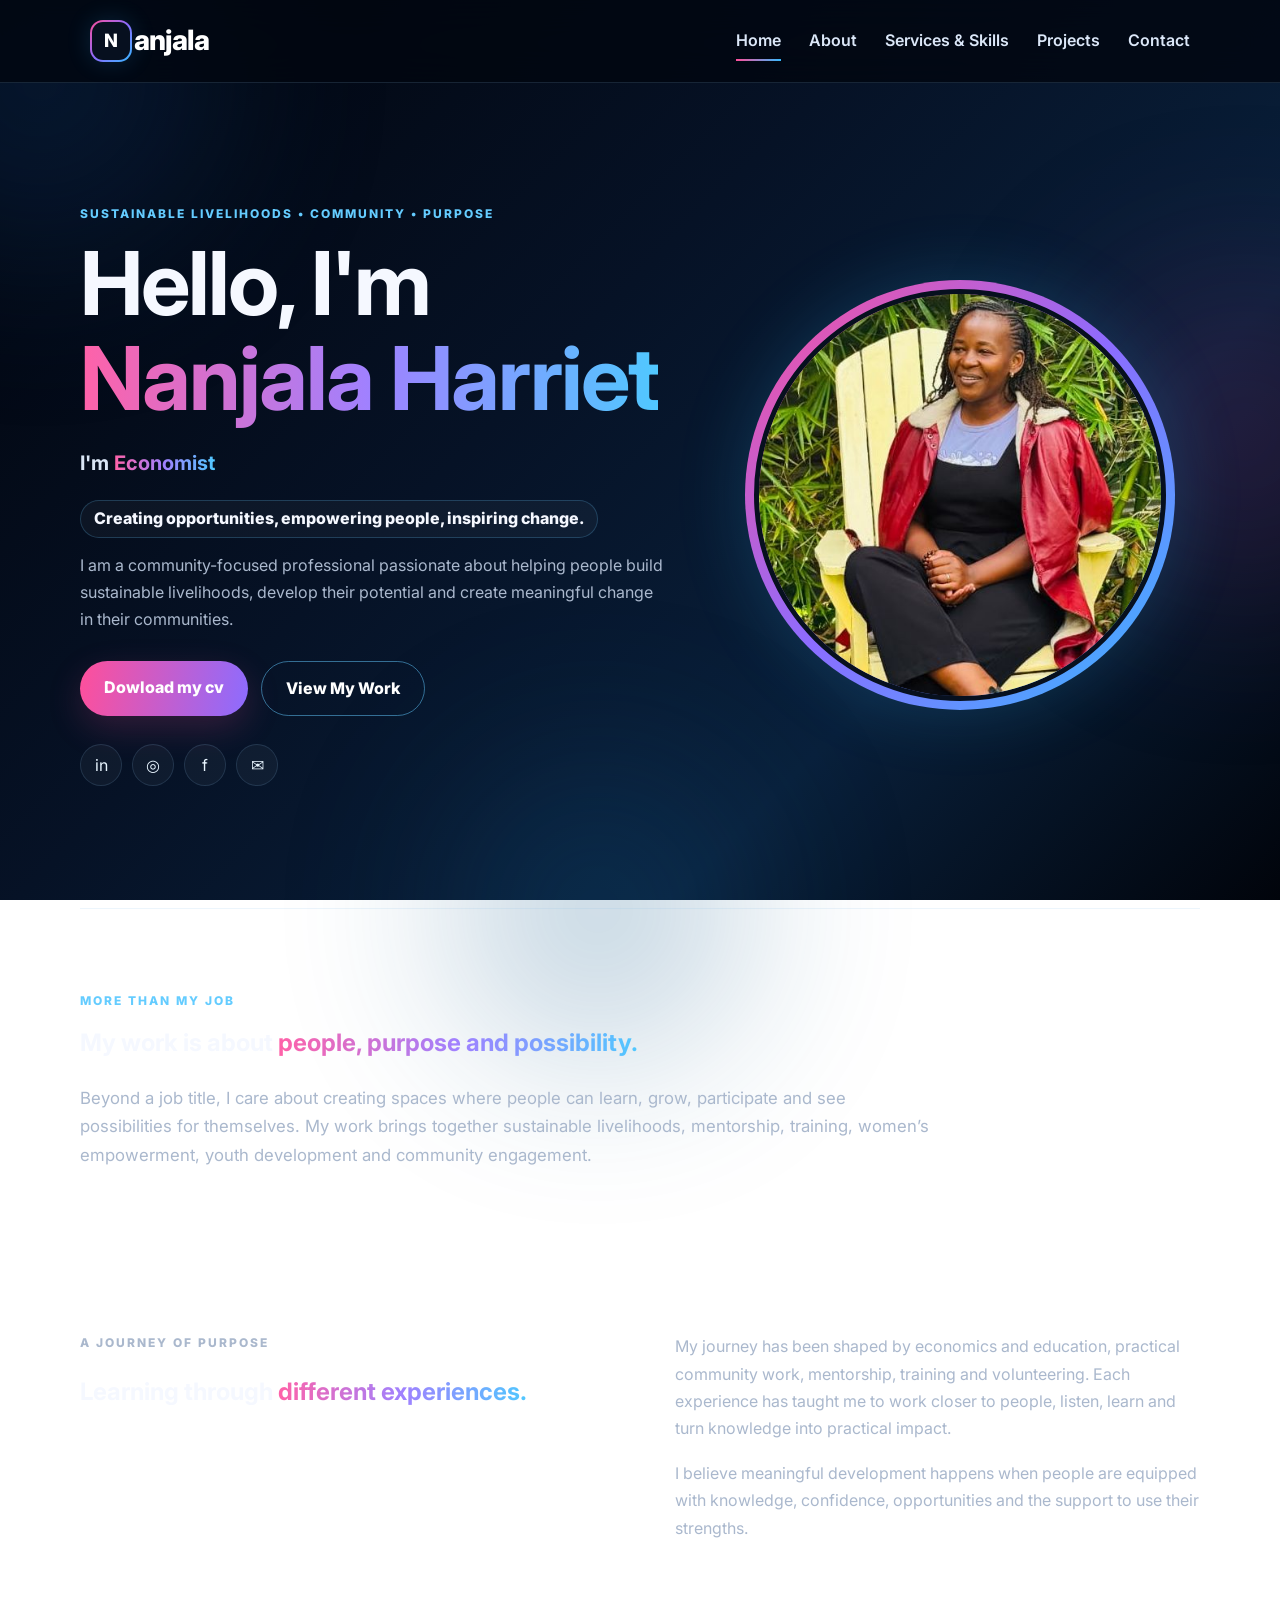
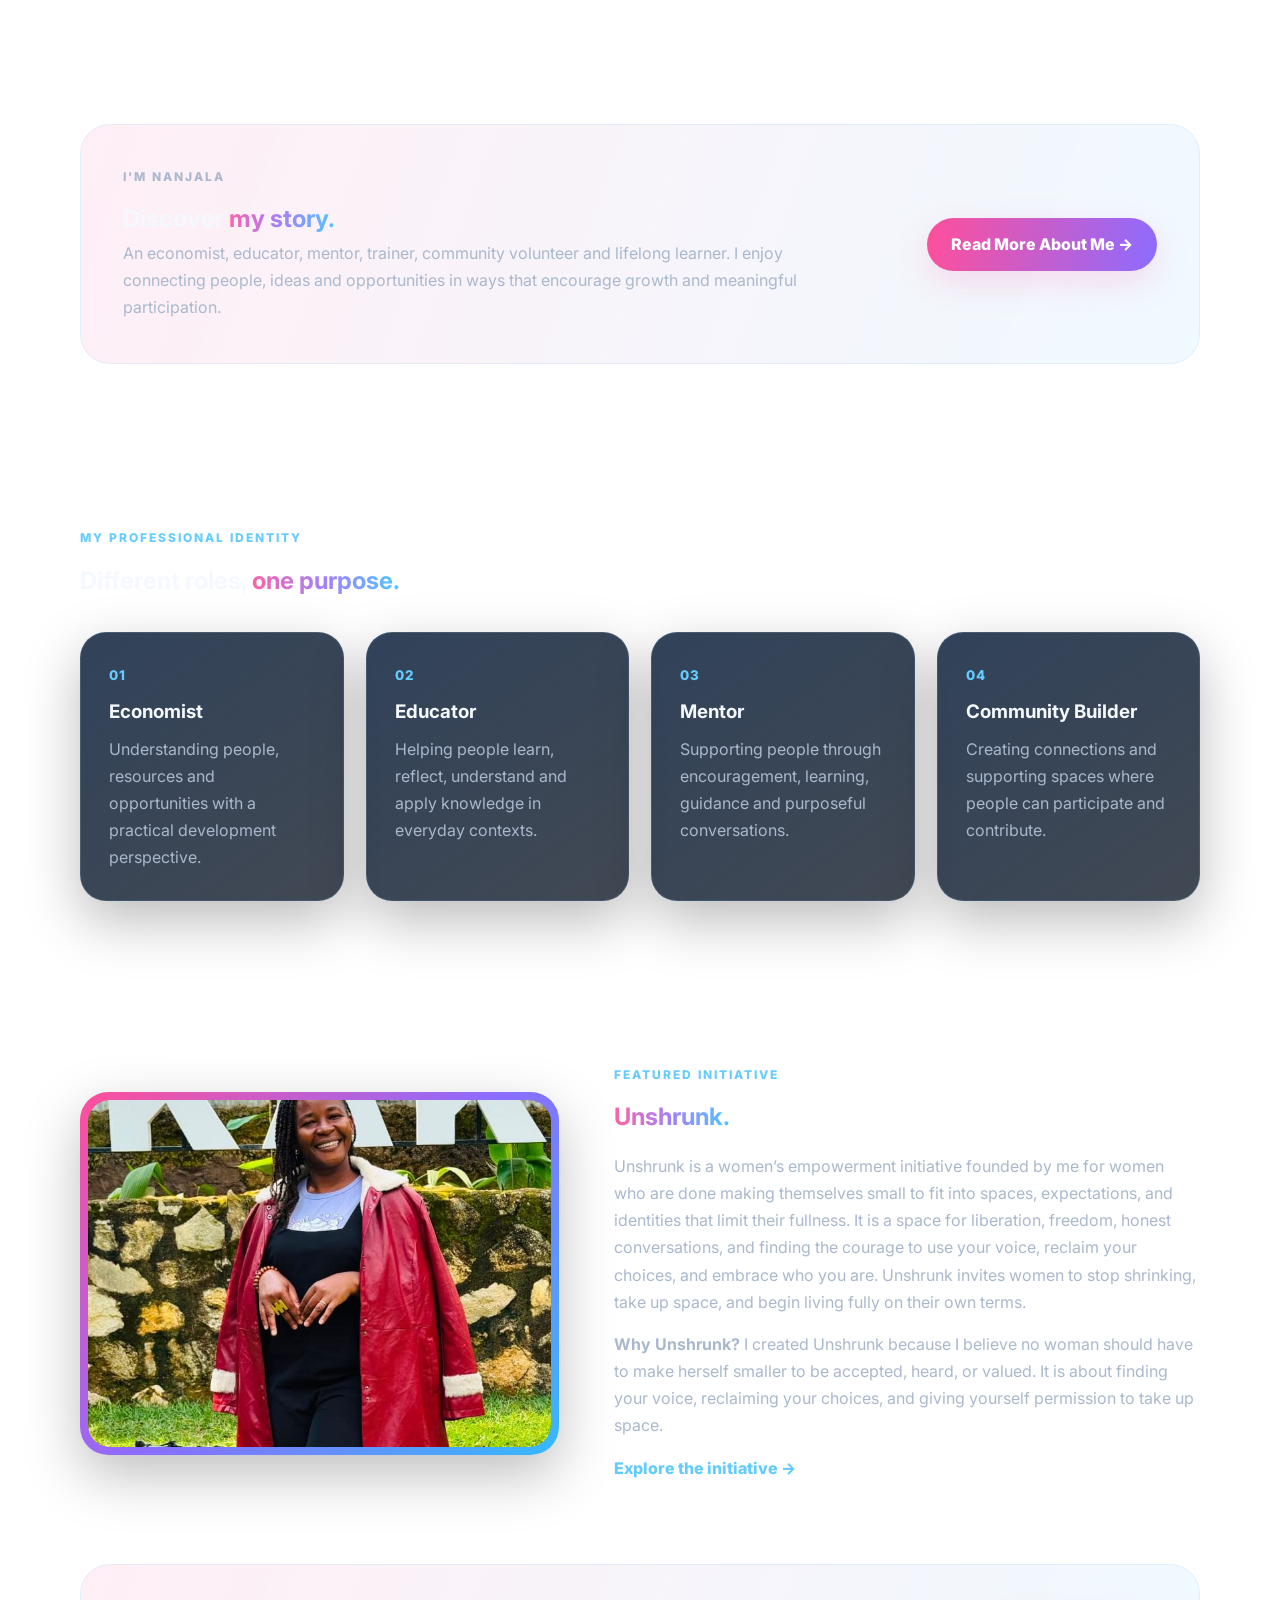
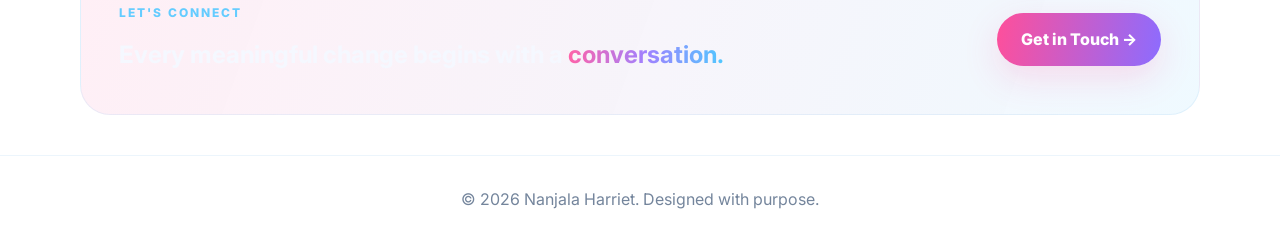
<file: index.html>
<!DOCTYPE html>
<html lang="en">
<head>
  <meta charset="UTF-8">
  <meta name="viewport" content="width=device-width, initial-scale=1.0">
  <title>Nanjala Harriet | Sustainable Livelihoods & Community Development</title>
  <link rel="preconnect" href="https://fonts.googleapis.com">
  <link rel="preconnect" href="https://fonts.gstatic.com" crossorigin>
  <link href="https://fonts.googleapis.com/css2?family=Inter:wght@400;500;600;700;800&display=swap" rel="stylesheet">
  <link rel="stylesheet" href="styles.css">
</head>
<body>
  <div class="bg-glow g1"></div><div class="bg-glow g2"></div><div class="bg-glow g3"></div>

  <header>
    <a class="logo" href="index.html" aria-label="Nanjala home">
      <span class="logo-mark">N</span><span class="logo-name">anjala</span>
    </a>
    <button class="menu" aria-label="Open navigation">☰</button>
    <nav>
      <a class="active" href="index.html">Home</a>
      <a href="about.html">About</a>
      <a href="services.html">Services & Skills</a>
      <a href="projects.html">Projects</a>
      <a href="contact.html">Contact</a>
    </nav>
  </header>

  <main>
    <!-- HERO: kept compact so the rest of the original homepage sections remain visible -->
    <section class="hero section">
      <div class="reveal">
        <p class="eyebrow">SUSTAINABLE LIVELIHOODS • COMMUNITY • PURPOSE</p>
        <h1>Hello, I'm <span>Nanjala Harriet</span></h1>
        <h2 class="role-line">I'm      <span id="roleText">Economist</span></h2>
        <p class="hero-tagline">Creating opportunities, empowering people, inspiring change.</p>
        <p class="lead">
          I am a community-focused professional passionate about helping people
          build sustainable livelihoods, develop their potential and create
          meaningful change in their communities.
        </p>

        <div class="buttons">
          <a class="btn" href="Nanjala Updated CV.docx">Dowload my cv</a>
          <a class="btn outline" href="projects.html">View My Work</a>
        </div>

        <div class="socials" aria-label="Social links">
          <a href="https://www.linkedin.com/in/harriet-nanjala-2a74b3139?utm_source=share_via&utm_content=profile&utm_medium=member_android" aria-label="LinkedIn">in</a>
          <a href="https://www.instagram.com/nanjala65?stkn=MWJ2Zm81ZW10cWM5MQ==" aria-label="Instagram">◎</a>
          <a href="https://www.facebook.com/nanjala.harriet.9" aria-label="Facebook">f</a>
          <a href="mailto:nanjalaharriet@gmail.com" aria-label="nanjalaharriet@gmail.com">✉</a>
        </div>
      </div>

      <div class="hero-photo reveal">
        <div class="photo">
          <img src="NEW PROFILE PIC.jpeg" alt="Nanjala Harriet">
        
    </section>

    <!-- MORE THAN MY JOB -->
    <section class="section content-section reveal">
      <p class="eyebrow">MORE THAN MY JOB</p>
      <h2>My work is about <span>people, purpose and possibility.</span></h2>
      <p class="wide-copy">
        Beyond a job title, I care about creating spaces where people can learn,
        grow, participate and see possibilities for themselves. My work brings
        together sustainable livelihoods, mentorship, training, women’s
        empowerment, youth development and community engagement.
      </p>
    </section>

    <!-- A JOURNEY OF PURPOSE -->
    <section class="section split-section reveal">
      <div>
        <p class="eyebrow">A JOURNEY OF PURPOSE</p>
        <h2>Learning through <span>different experiences.</span></h2>
      </div>
      <div>
        <p>
          My journey has been shaped by economics and education, practical
          community work, mentorship, training and volunteering. Each experience
          has taught me to work closer to people, listen, learn and turn knowledge
          into practical impact.
        </p>
        <p>
          I believe meaningful development happens when people are equipped with
          knowledge, confidence, opportunities and the support to use their
          strengths.
        </p>
      </div>
    </section>

    <!-- DISCOVER MY STORY -->
    <section class="section story-section reveal">
      <div class="story-card">
        <div>
          <p class="eyebrow">I'M NANJALA</p>
          <h2>Discover <span>my story.</span></h2>
          <p>
            An economist, educator, mentor, trainer, community volunteer and
            lifelong learner. I enjoy connecting people, ideas and opportunities
            in ways that encourage growth and meaningful participation.
          </p>
        </div>
        <a class="btn" href="about.html">Read More About Me →</a>
      </div>
    </section>

    <!-- PROFESSIONAL IDENTITY -->
    <section class="section reveal">
      <p class="eyebrow">MY PROFESSIONAL IDENTITY</p>
      <h2>Different roles, <span>one purpose.</span></h2>
      <div class="identity-grid">
        <article class="card"><small>01</small><h3>Economist</h3><p>Understanding people, resources and opportunities with a practical development perspective.</p></article>
        <article class="card"><small>02</small><h3>Educator</h3><p>Helping people learn, reflect, understand and apply knowledge in everyday contexts.</p></article>
        <article class="card"><small>03</small><h3>Mentor</h3><p>Supporting people through encouragement, learning, guidance and purposeful conversations.</p></article>
        <article class="card"><small>04</small><h3>Community Builder</h3><p>Creating connections and supporting spaces where people can participate and contribute.</p></article>
      </div>
    </section>

    <!-- UN SHRUNK FEATURED INITIATIVE -->
    <section class="section featured-initiative reveal">
      <div class="featured-photo">
        <img src="UNSHRUNK  PIC.jpeg" alt="Unshrunk featured initiative">
      </div>
      <div>
        <p class="eyebrow">FEATURED INITIATIVE</p>
        <h2><span>Unshrunk.</span></h2>
        <p>
          Unshrunk is a women’s empowerment initiative founded by me for women who are done making themselves small to fit into spaces, expectations, and identities that limit their fullness. It is a space for liberation, freedom, honest conversations, and finding the courage to use your voice, reclaim your choices, and embrace who you are. Unshrunk invites women to stop shrinking, take up space, and begin living fully on their own terms.
           <p><b> Why Unshrunk?</b>

I created Unshrunk because I believe no woman should have to make herself smaller to be accepted, heard, or valued. It is about finding your voice, reclaiming your choices, and giving yourself permission to take up space.
</p>


        <a class="link" href="projects.html">Explore the initiative →</a>
      </div>
    </section>

    <!-- CONNECT -->
    <section class="section cta reveal">
      <div>
        <p class="eyebrow">LET'S CONNECT</p>
        <h2>Every meaningful change begins with a <span>conversation.</span></h2>
      </div>
      <a class="btn" href="contact.html">Get in Touch →</a>
    </section>
  </main>

  <footer>© 2026 Nanjala Harriet. Designed with purpose.</footer>
  <script src="script.js"></script>
</body>
</html>
</file>
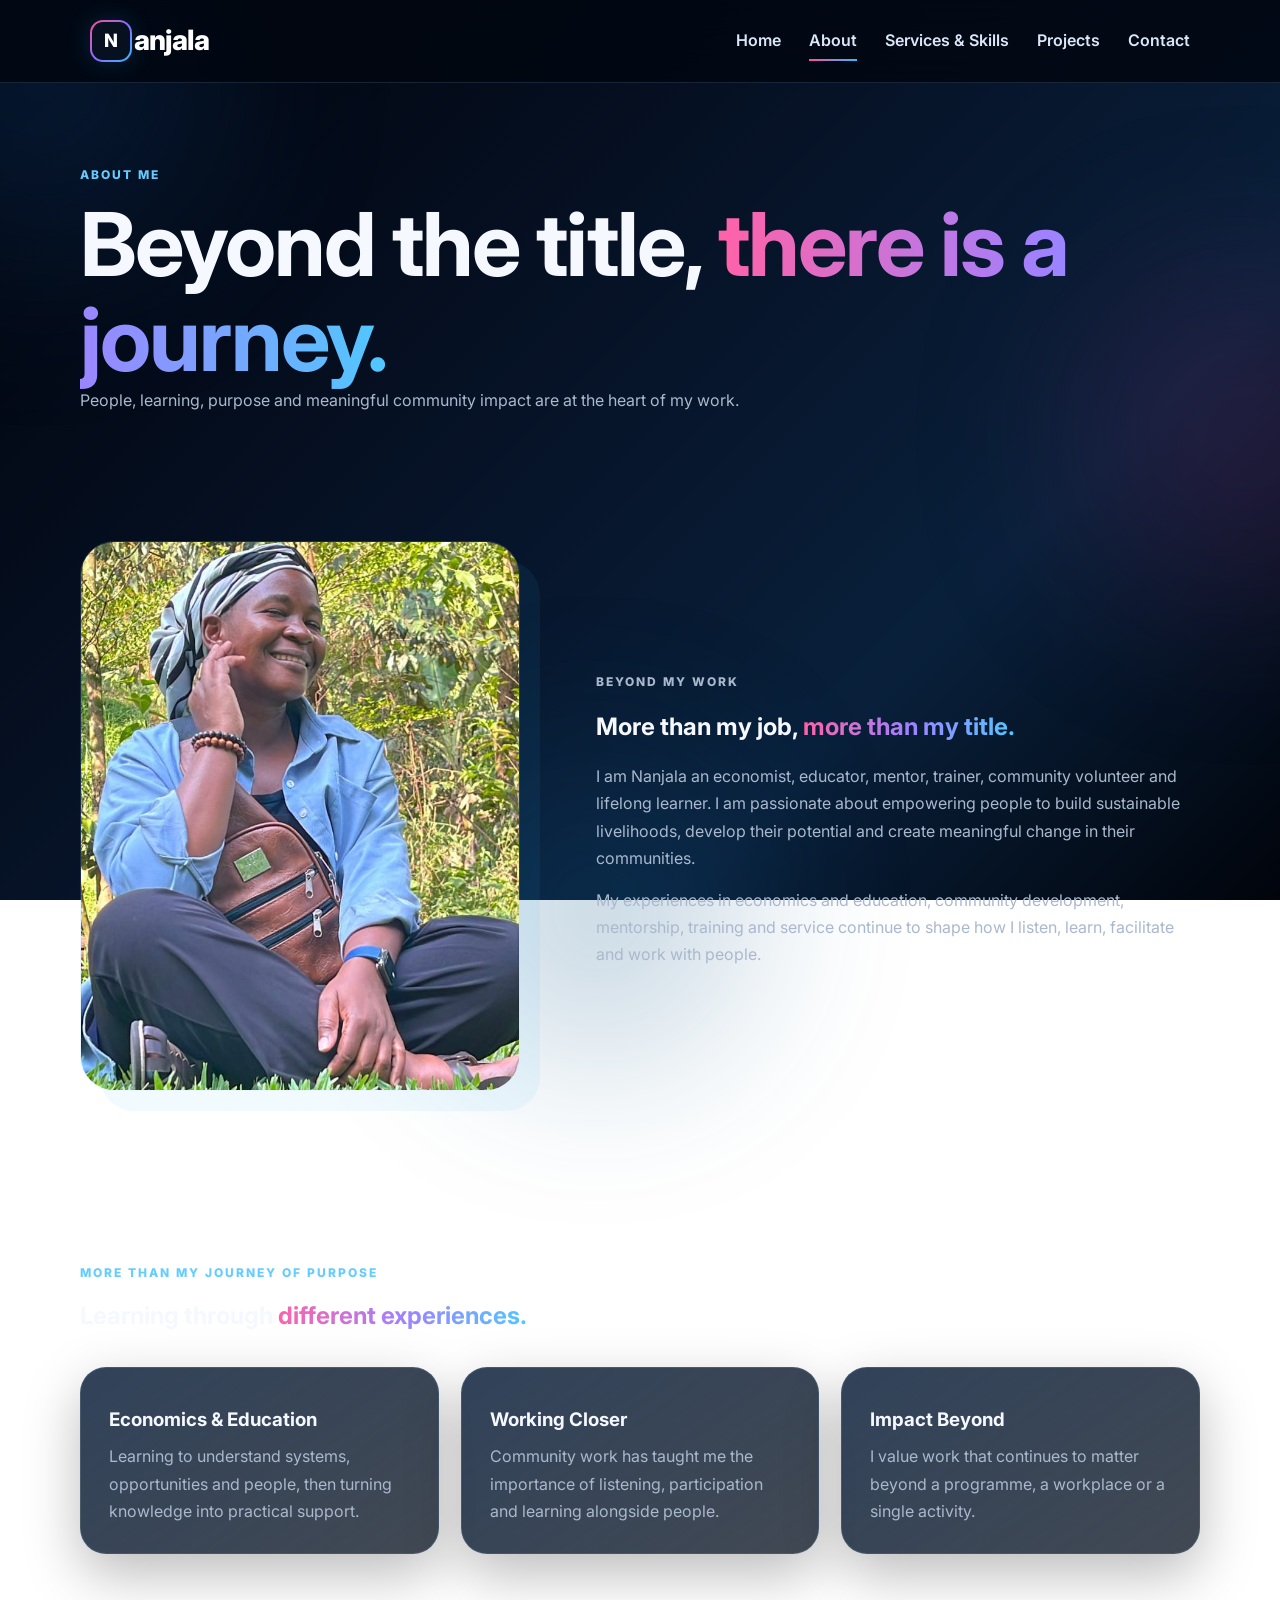
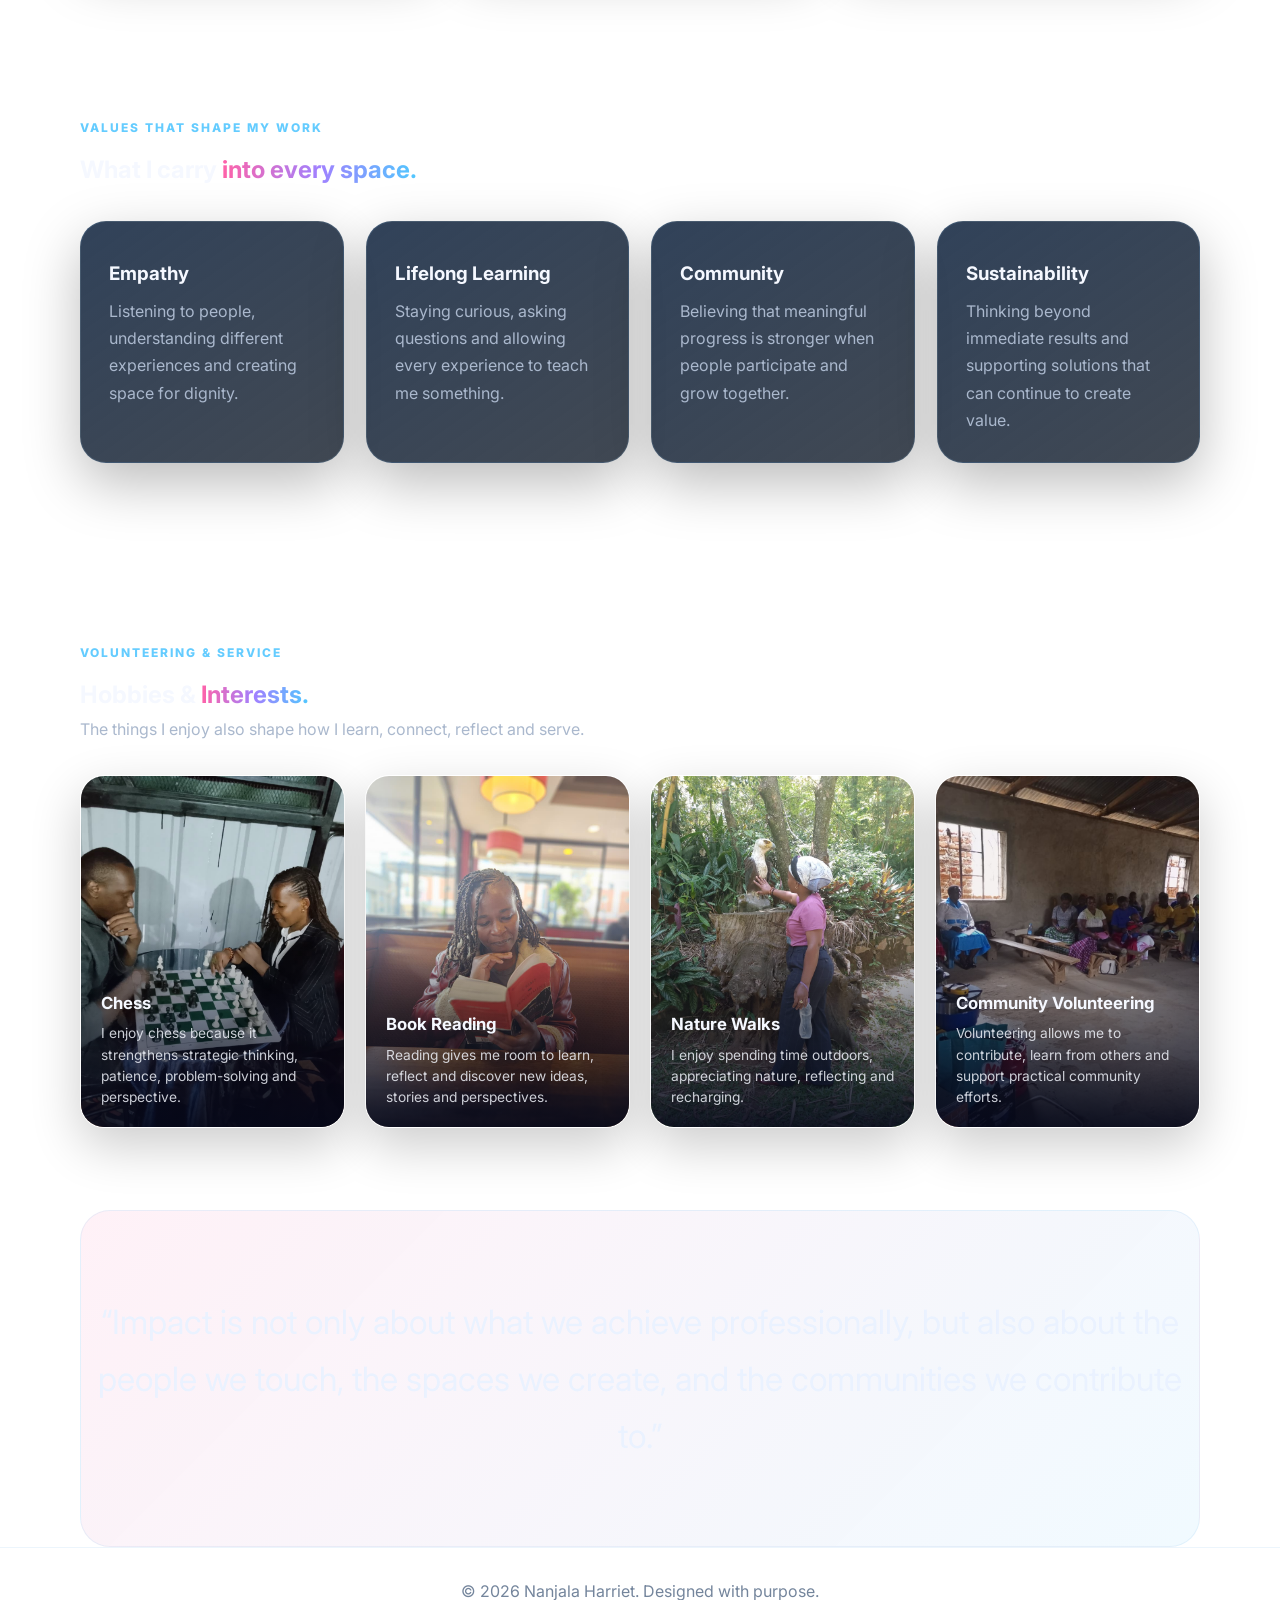
<file: about.html>
<!DOCTYPE html>
<html lang="en">
<head>
  <meta charset="UTF-8">
  <meta name="viewport" content="width=device-width, initial-scale=1.0">
  <title>About | Nanjala Harriet</title>
  <link rel="preconnect" href="https://fonts.googleapis.com">
  <link rel="preconnect" href="https://fonts.gstatic.com" crossorigin>
  <link href="https://fonts.googleapis.com/css2?family=Inter:wght@400;500;600;700;800&display=swap" rel="stylesheet">
  <link rel="stylesheet" href="styles.css">
</head>
<body>
  <div class="bg-glow g1"></div><div class="bg-glow g2"></div><div class="bg-glow g3"></div>

  <header>
    <a class="logo" href="index.html"><span class="logo-mark">N</span><span class="logo-name">anjala</span></a>
    <button class="menu" aria-label="Open navigation">☰</button>
    <nav>
      <a href="index.html">Home</a><a class="active" href="about.html">About</a>
      <a href="services.html">Services & Skills</a><a href="projects.html">Projects</a><a href="contact.html">Contact</a>
    </nav>
  </header>

  <main>
    <section class="page section">
      <p class="eyebrow">ABOUT ME</p>
      <h1>Beyond the title, <span>there is a journey.</span></h1>
      <p>People, learning, purpose and meaningful community impact are at the heart of my work.</p>
    </section>

    <section class="section about">
      <div class="about-img reveal"><img src="posed image.jpeg"></div>
      <div class="reveal">
        <p class="eyebrow">BEYOND MY WORK</p>
        <h2>More than my job, <span>more than my title.</span></h2>
        <p>
          I am Nanjala an economist, educator, mentor, trainer, community
          volunteer and lifelong learner. I am passionate about empowering
          people to build sustainable livelihoods, develop their potential and
          create meaningful change in their communities.
        </p>
        <p>
          My experiences in economics and education, community development,
          mentorship, training and service continue to shape how I listen,
          learn, facilitate and work with people.
        </p>
      </div>
    </section>

    <section class="section purpose-section reveal">
      <p class="eyebrow">MORE THAN MY JOURNEY OF PURPOSE</p>
      <h2>Learning through <span>different experiences.</span></h2>
      <div class="purpose-grid">
        <article class="card"><h3>Economics & Education</h3><p>Learning to understand systems, opportunities and people, then turning knowledge into practical support.</p></article>
        <article class="card"><h3>Working Closer</h3><p>Community work has taught me the importance of listening, participation and learning alongside people.</p></article>
        <article class="card"><h3>Impact Beyond</h3><p>I value work that continues to matter beyond a programme, a workplace or a single activity.</p></article>
      </div>
    </section>

    <section class="section reveal">
      <p class="eyebrow">VALUES THAT SHAPE MY WORK</p>
      <h2>What I carry <span>into every space.</span></h2>
      <div class="values-grid">
        <article class="card"><h3>Empathy</h3><p>Listening to people, understanding different experiences and creating space for dignity.</p></article>
        <article class="card"><h3>Lifelong Learning</h3><p>Staying curious, asking questions and allowing every experience to teach me something.</p></article>
        <article class="card"><h3>Community</h3><p>Believing that meaningful progress is stronger when people participate and grow together.</p></article>
        <article class="card"><h3>Sustainability</h3><p>Thinking beyond immediate results and supporting solutions that can continue to create value.</p></article>
      </div>
    </section>

    <!-- HOBBIES ONLY ON ABOUT PAGE -->
    <section class="section hobbies-gallery-section reveal">
      <div class="section-heading">
        <p class="eyebrow">VOLUNTEERING & SERVICE</p>
        <h2>Hobbies & <span>Interests.</span></h2>
        <p>The things I enjoy also shape how I learn, connect, reflect and serve.</p>
      </div>

      <div class="hobbies-photo-grid four">
        <figure class="hobby-photo-card">
          <img src="playing chess.jpeg" alt="Chess">
          <figcaption><strong>Chess</strong><span>I enjoy chess because it strengthens strategic thinking, patience, problem-solving and perspective.</span></figcaption>
        </figure>
        <figure class="hobby-photo-card">
          <img src="book reading.jpeg" alt="Book reading">
          <figcaption><strong>Book Reading</strong><span>Reading gives me room to learn, reflect and discover new ideas, stories and perspectives.</span></figcaption>
        </figure>
        <figure class="hobby-photo-card">
          <img src="nature walk.jpeg" alt="Nature walks">
          <figcaption><strong>Nature Walks</strong><span>I enjoy spending time outdoors, appreciating nature, reflecting and recharging.</span></figcaption>
        </figure>
        <figure class="hobby-photo-card">
          <img src="community.jpeg" alt="Community volunteering">
          <figcaption><strong>Community Volunteering</strong><span>Volunteering allows me to contribute, learn from others and support practical community efforts.</span></figcaption>
        </figure>
      </div>
    </section>

    <section class="section quote reveal">
      “Impact is not only about what we achieve professionally, but also about the people we touch, the spaces we create, and the communities we contribute to.”
    </section>
  </main>

  <footer>© 2026 Nanjala Harriet. Designed with purpose.</footer>
  <script src="script.js"></script>
</body>
</html>
</file>
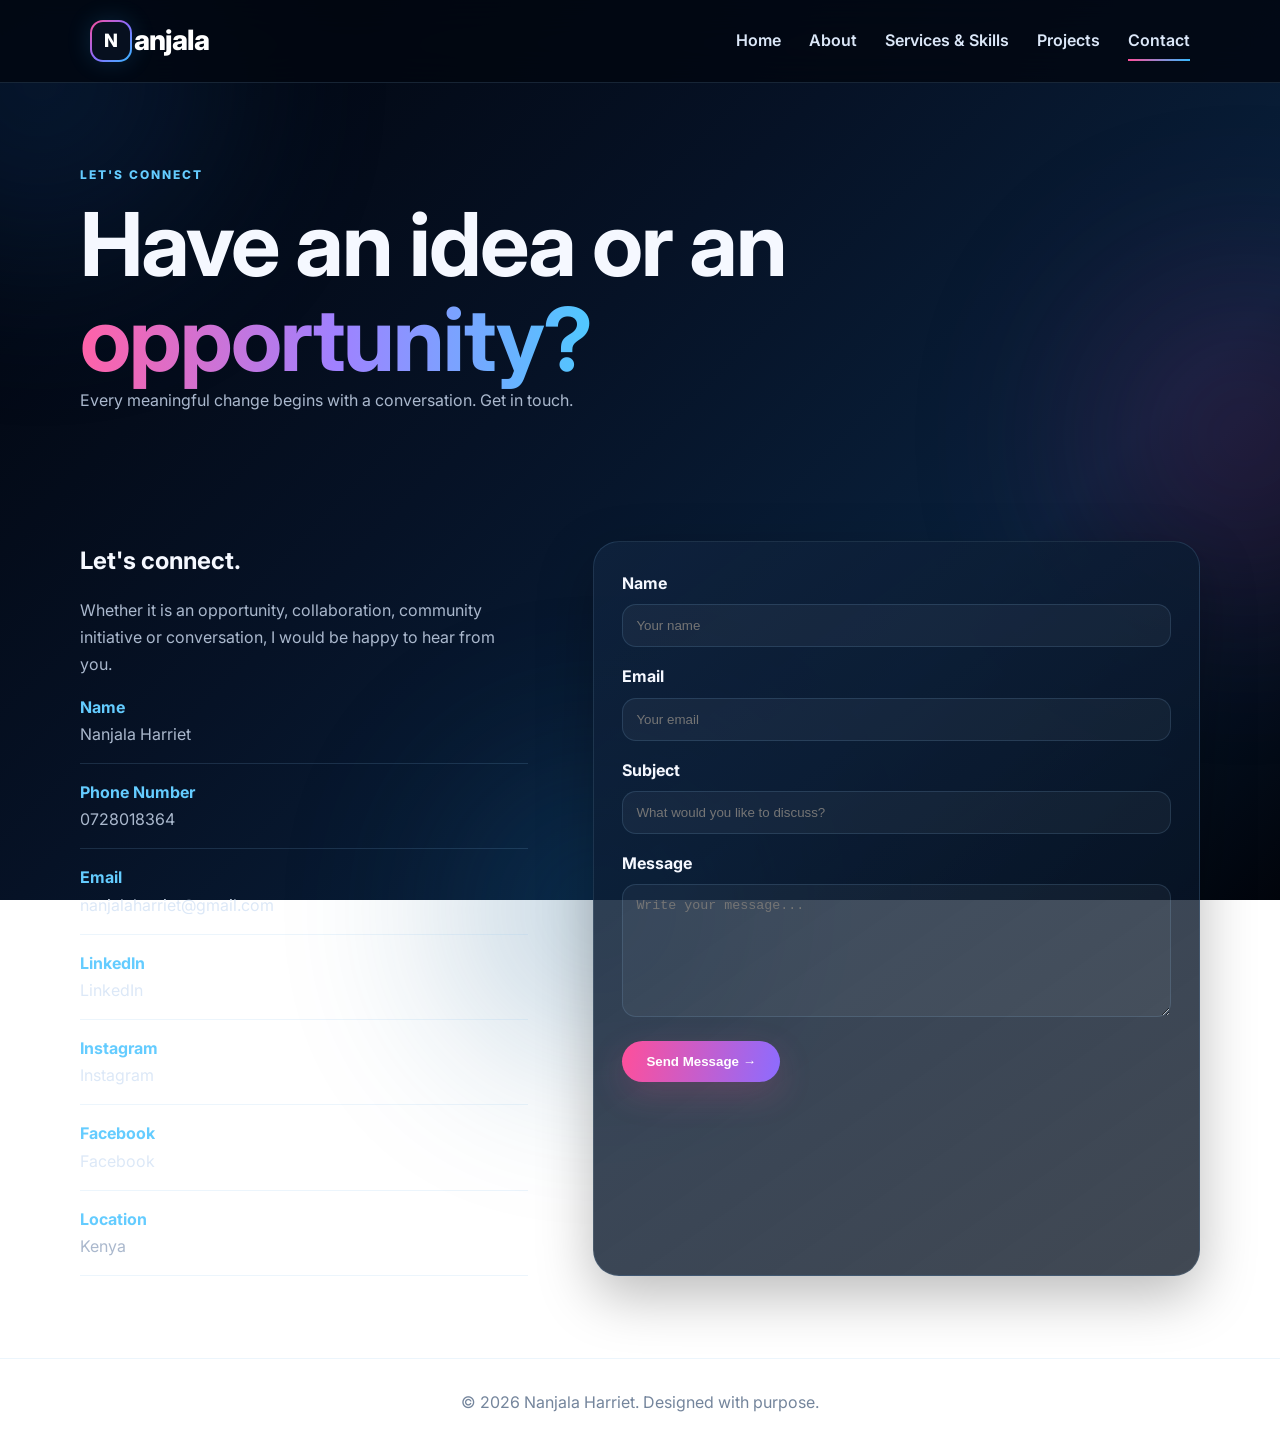
<file: contact.html>
<!DOCTYPE html>
<html lang="en">
<head>
  <meta charset="UTF-8"><meta name="viewport" content="width=device-width, initial-scale=1.0">
  <title>Contact | Nanjala Harriet</title>
  <link rel="preconnect" href="https://fonts.googleapis.com"><link rel="preconnect" href="https://fonts.gstatic.com" crossorigin>
  <link href="https://fonts.googleapis.com/css2?family=Inter:wght@400;500;600;700;800&display=swap" rel="stylesheet">
  <link rel="stylesheet" href="styles.css">
</head>
<body>
  <div class="bg-glow g1"></div><div class="bg-glow g2"></div><div class="bg-glow g3"></div>
  <header>
    <a class="logo" href="index.html"><span class="logo-mark">N</span><span class="logo-name">anjala</span></a>
    <button class="menu" aria-label="Open navigation">☰</button>
    <nav>
      <a href="index.html">Home</a><a href="about.html">About</a><a href="services.html">Services & Skills</a>
      <a href="projects.html">Projects</a><a class="active" href="contact.html">Contact</a>
    </nav>
  </header>

  <main>
    <section class="page section">
      <p class="eyebrow">LET'S CONNECT</p>
      <h1>Have an idea or an <span>opportunity?</span></h1>
      <p>Every meaningful change begins with a conversation. Get in touch.</p>
    </section>

    <section class="section contact">
      <div class="reveal">
        <h2>Let's connect.</h2>
        <p class="muted">Whether it is an opportunity, collaboration, community initiative or conversation, I would be happy to hear from you.</p>
        <div class="contact-item"><b>Name</b><span>Nanjala Harriet</span></div>
        <div class="contact-item"><b>Phone Number</b><span>0728018364</span></div>
        <div class="contact-item"><b>Email</b><span><a class="contact-link" href="mailto:nanjalaharriet@gmail.com">nanjalaharriet@gmail.com</a></span></div>
        <div class="contact-item"><b>LinkedIn</b><span><a class="contact-link" href="https://www.linkedin.com/in/harriet-nanjala-2a74b3139?utm_source=share_via&utm_content=profile&utm_medium=member_android">LinkedIn</a></span></div>
        <div class="contact-item"><b>Instagram</b><span><a class="contact-link" href="https://www.instagram.com/nanjala65?stkn=MWJ2Zm81ZW10cWM5MQ==">Instagram</a></span></div>
        <div class="contact-item"><b>Facebook</b><span><a class="contact-link" href="https://www.facebook.com/nanjala.harriet.9">Facebook</a></span></div>
        <div class="contact-item"><b>Location</b><span>Kenya</span></div>
      </div>

      <form class="card reveal" id="form">
        <label>Name<input name="name" required placeholder="Your name"></label>
        <label>Email<input name="email" type="email" required placeholder="Your email"></label>
        <label>Subject<input name="subject" required placeholder="What would you like to discuss?"></label>
        <label>Message<textarea name="message" rows="7" required placeholder="Write your message..."></textarea></label>
        <button class="btn">Send Message →</button>
      </form>
    </section>
  </main>

  <footer>© 2026 Nanjala Harriet. Designed with purpose.</footer>
  <script src="script.js"></script>
</body>
</html>
</file>
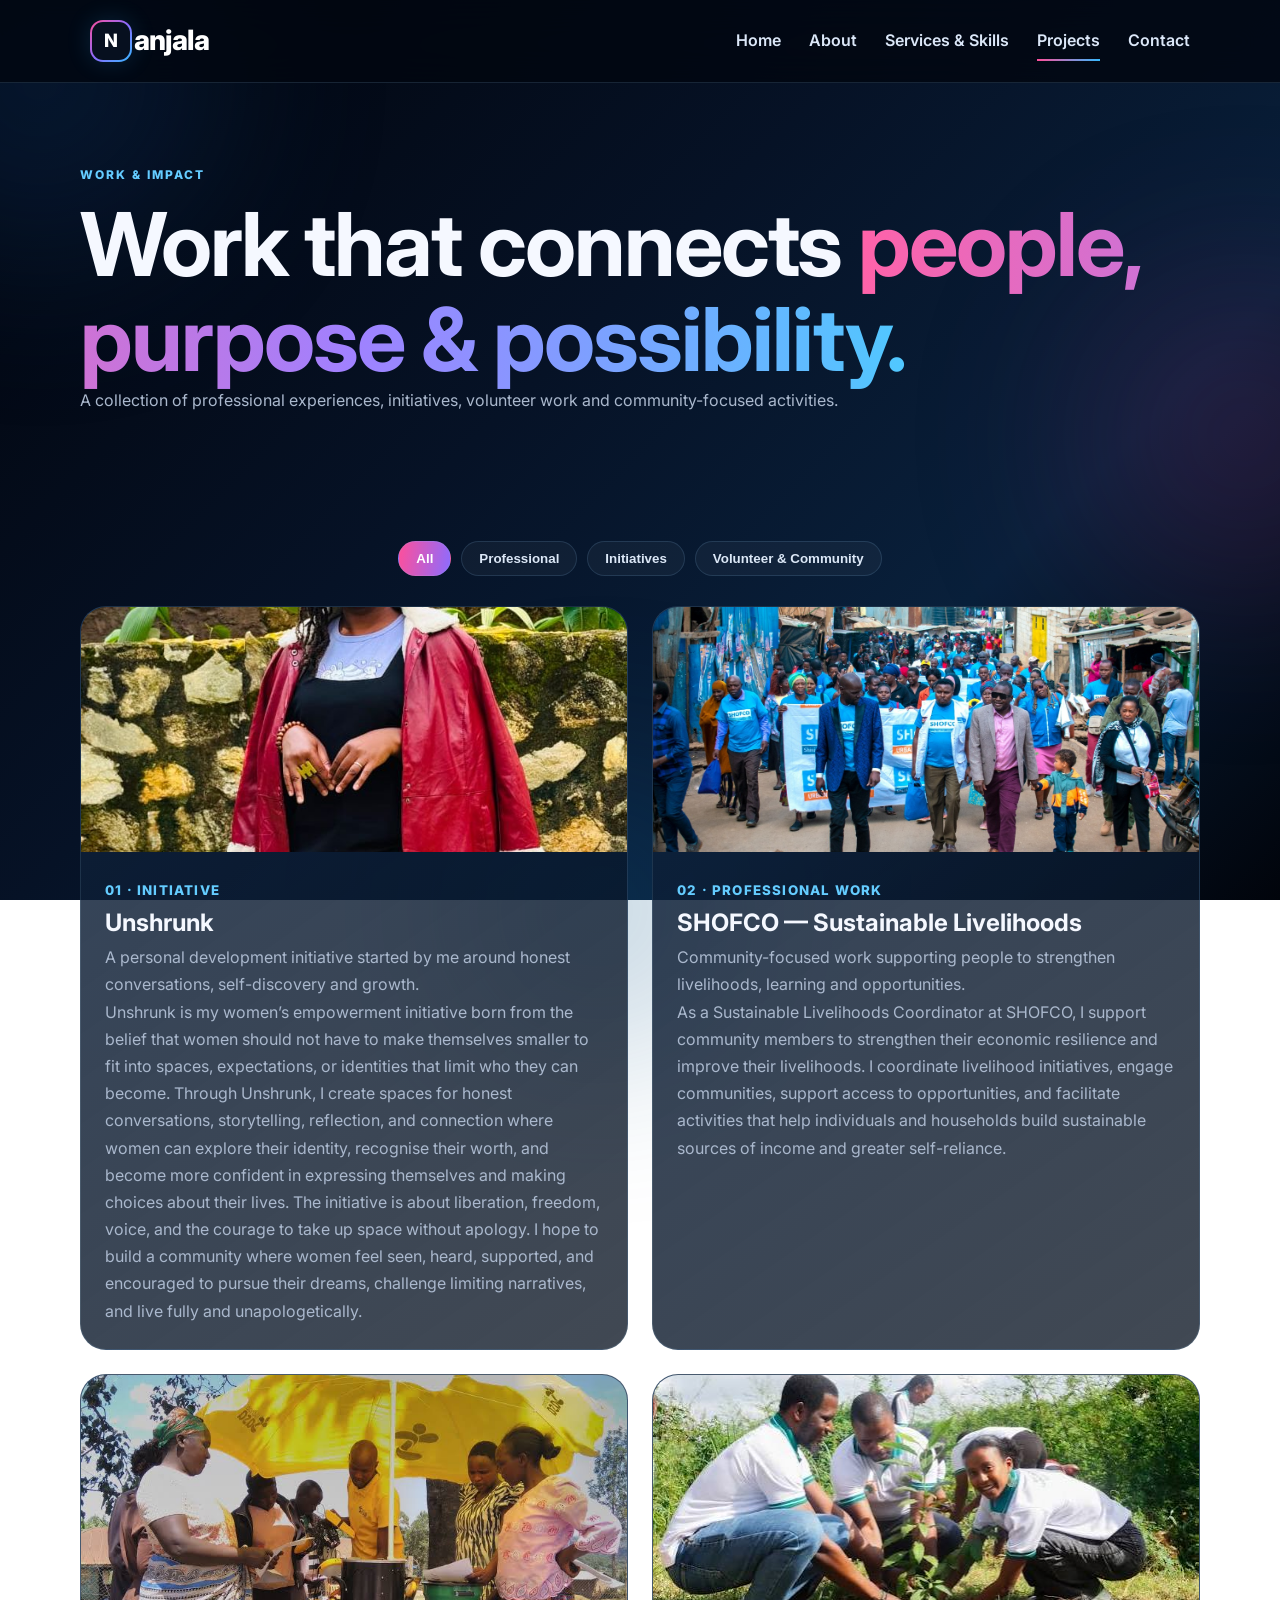
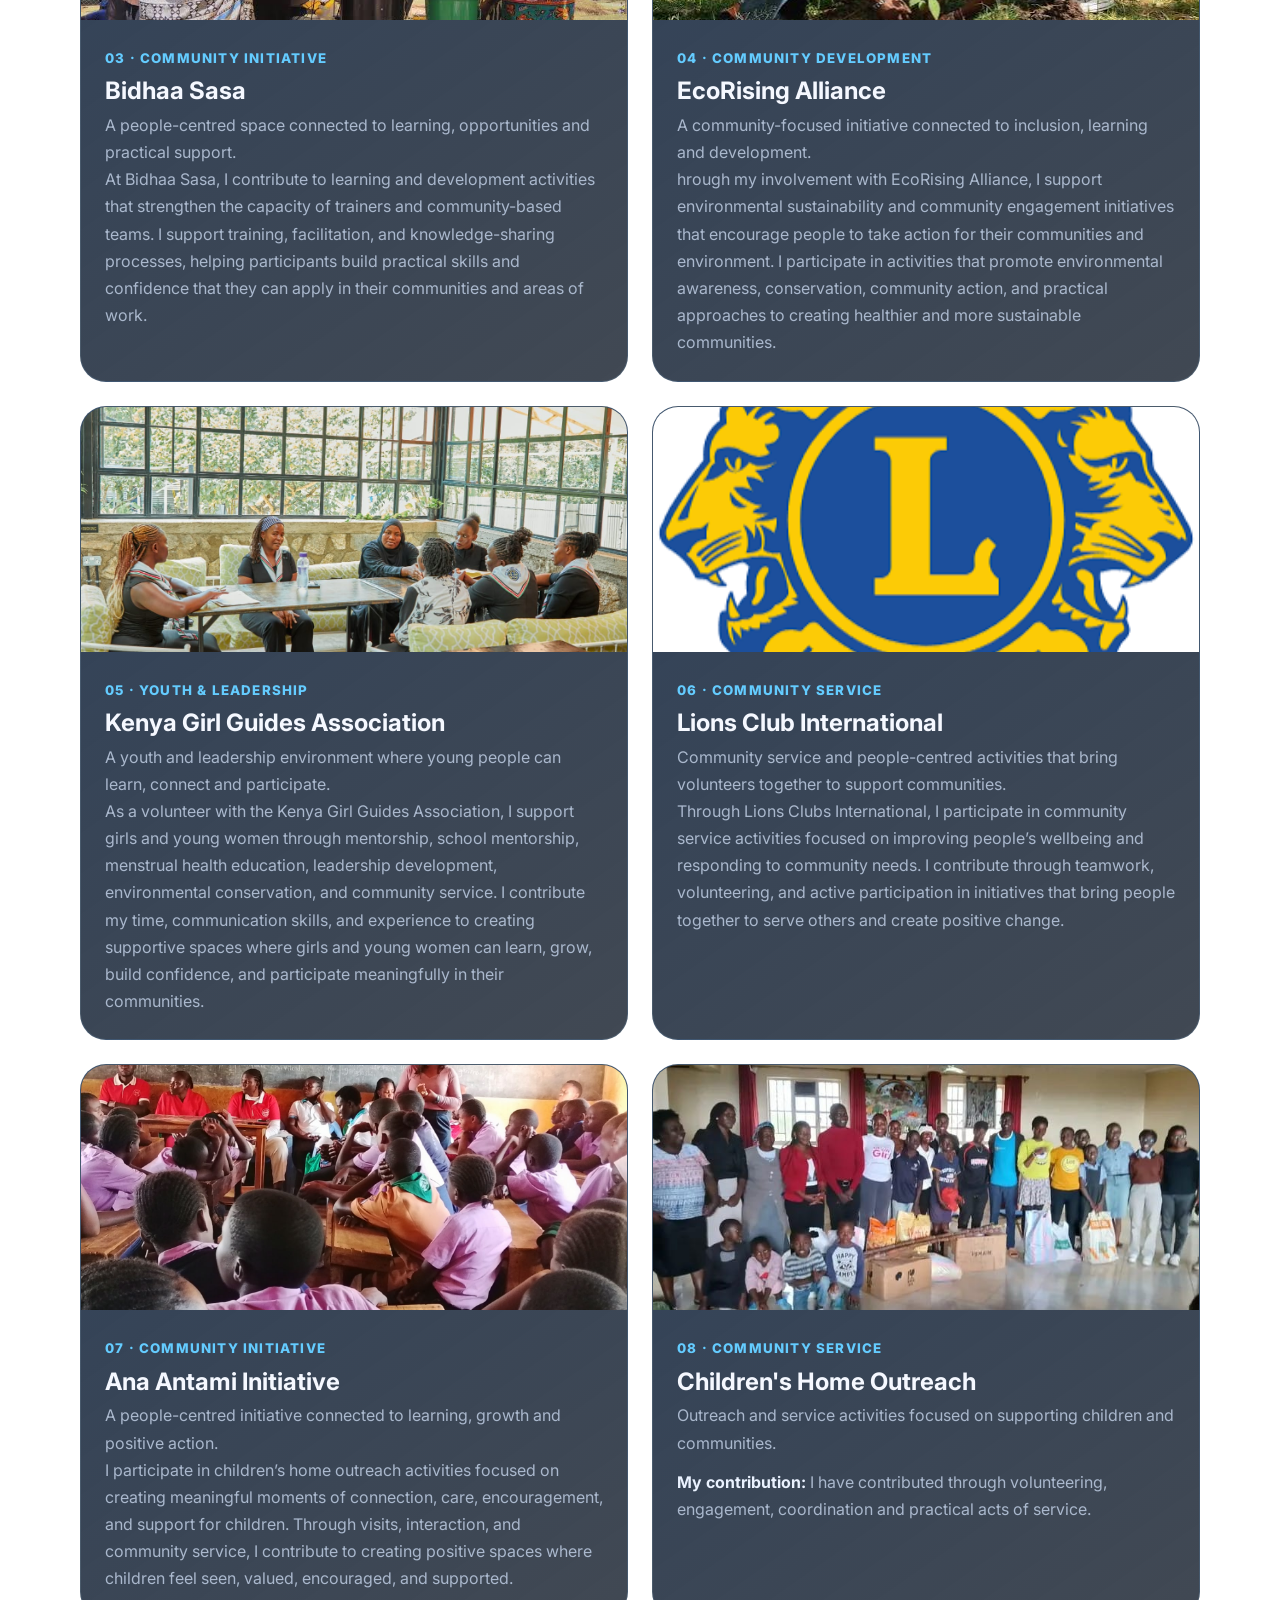
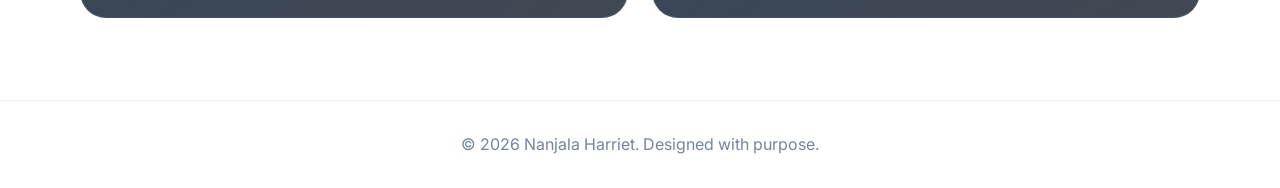
<file: projects.html>
<!DOCTYPE html>
<html lang="en">
<head>
  <meta charset="UTF-8"><meta name="viewport" content="width=device-width, initial-scale=1.0">
  <title>Projects | Nanjala Harriet</title>
  <link rel="preconnect" href="https://fonts.googleapis.com"><link rel="preconnect" href="https://fonts.gstatic.com" crossorigin>
  <link href="https://fonts.googleapis.com/css2?family=Inter:wght@400;500;600;700;800&display=swap" rel="stylesheet">
  <link rel="stylesheet" href="styles.css">
</head>
<body>
  <div class="bg-glow g1"></div><div class="bg-glow g2"></div><div class="bg-glow g3"></div>
  <header>
    <a class="logo" href="index.html"><span class="logo-mark">N</span><span class="logo-name">anjala</span></a>
    <button class="menu" aria-label="Open navigation">☰</button>
    <nav>
      <a href="index.html">Home</a><a href="about.html">About</a><a href="services.html">Services & Skills</a>
      <a class="active" href="projects.html">Projects</a><a href="contact.html">Contact</a>
    </nav>
  </header>

  <main>
    <section class="page section">
      <p class="eyebrow">WORK & IMPACT</p>
      <h1>Work that connects <span>people, purpose & possibility.</span></h1>
      <p>A collection of professional experiences, initiatives, volunteer work and community-focused activities.</p>
    </section>

    <section class="section">
      <div class="filters">
        <button class="filter active" data-filter="all">All</button>
        <button class="filter" data-filter="professional">Professional</button>
        <button class="filter" data-filter="initiative">Initiatives</button>
        <button class="filter" data-filter="community">Volunteer & Community</button>
      </div>

      <div class="projects">
        <article class="project reveal" data-cat="initiative">
          <div class="project-photo"><img src="UNSHRUNK  PIC.jpeg" alt="Unshrunk"></div>
          <div><small>01 · INITIATIVE</small><h2>Unshrunk</h2>
            <p>A personal development initiative started by me around honest conversations, self-discovery and growth.</p>
            <p>Unshrunk is my women’s empowerment initiative born from the belief that women should not have to make themselves smaller to fit into spaces, expectations, or identities that limit who they can become. Through Unshrunk, I create spaces for honest conversations, storytelling, reflection, and connection where women can explore their identity, recognise their worth, and become more confident in expressing themselves and making choices about their lives. The initiative is about liberation, freedom, voice, and the courage to take up space without apology. I hope to build a community where women feel seen, heard, supported, and encouraged to pursue their dreams, challenge limiting narratives, and live fully and unapologetically.</p>
          </div>
        </article>

        <article class="project reveal" data-cat="professional">
          <div class="project-photo"><img src="shofco image.jpeg" alt="SHOFCO Sustainable Livelihoods"></div>
          <div><small>02 · PROFESSIONAL WORK</small><h2>SHOFCO — Sustainable Livelihoods</h2>
            <p>Community-focused work supporting people to strengthen livelihoods, learning and opportunities.</p>
            <p>As a Sustainable Livelihoods Coordinator at SHOFCO, I support community members to strengthen their economic resilience and improve their livelihoods. I coordinate livelihood initiatives, engage communities, support access to opportunities, and facilitate activities that help individuals and households build sustainable sources of income and greater self-reliance.</p>
          </div>
        </article>

        <article class="project reveal" data-cat="initiative">
          <div class="project-photo"><img src="bidhaa image.jfif" alt="BidaSasa"></div>
          <div><small>03 · COMMUNITY INITIATIVE</small><h2>Bidhaa Sasa</h2>
            <p>A people-centred space connected to learning, opportunities and practical support.</p>
            <p>At Bidhaa Sasa, I contribute to learning and development activities that strengthen the capacity of trainers and community-based teams. I support training, facilitation, and knowledge-sharing processes, helping participants build practical skills and confidence that they can apply in their communities and areas of work.</p>
          </div>
        </article>

        <article class="project reveal" data-cat="community">
          <div class="project-photo"><img src="eco rising.jfif" alt="Equalizing Alliance"></div>
          <div><small>04 · COMMUNITY DEVELOPMENT</small><h2>EcoRising Alliance</h2>
            <p>A community-focused initiative connected to inclusion, learning and development.</p>
            <p>hrough my involvement with EcoRising Alliance, I support environmental sustainability and community engagement initiatives that encourage people to take action for their communities and environment. I participate in activities that promote environmental awareness, conservation, community action, and practical approaches to creating healthier and more sustainable communities.</p>
          </div>
        </article>

        <article class="project reveal" data-cat="community">
          <div class="project-photo"><img src="with girl guides.jpeg" alt="Kenya Girl Guides Association"></div>
          <div><small>05 · YOUTH & LEADERSHIP</small><h2>Kenya Girl Guides Association</h2>
            <p>A youth and leadership environment where young people can learn, connect and participate.</p>
            <p>As a volunteer with the Kenya Girl Guides Association, I support girls and young women through mentorship, school mentorship, menstrual health education, leadership development, environmental conservation, and community service. I contribute my time, communication skills, and experience to creating supportive spaces where girls and young women can learn, grow, build confidence, and participate meaningfully in their communities.</p>
          </div>
        </article>

        <article class="project reveal" data-cat="community">
          <div class="project-photo"><img src="lions clunb.png" alt="Lions Club International"></div>
          <div><small>06 · COMMUNITY SERVICE</small><h2>Lions Club International</h2>
            <p>Community service and people-centred activities that bring volunteers together to support communities.</p>
            <p>Through Lions Clubs International, I participate in community service activities focused on improving people’s wellbeing and responding to community needs. I contribute through teamwork, volunteering, and active participation in initiatives that bring people together to serve others and create positive change.</p>
          </div>
        </article>

        <article class="project reveal" data-cat="initiative">
          <div class="project-photo"><img src="wit talk children.jpeg" alt="Anantami Initiative"></div>
          <div><small>07 · COMMUNITY INITIATIVE</small><h2>Ana Antami Initiative</h2>
            <p>A people-centred initiative connected to learning, growth and positive action.</p>
            <p>I participate in children’s home outreach activities focused on creating meaningful moments of connection, care, encouragement, and support for children. Through visits, interaction, and community service, I contribute to creating positive spaces where children feel seen, valued, encouraged, and supported.</p>
          </div>
        </article>

        <article class="project reveal" data-cat="community">
          <div class="project-photo"><img src="with the children.jpeg" alt="Children's Home Outreach"></div>
          <div><small>08 · COMMUNITY SERVICE</small><h2>Children's Home Outreach</h2>
            <p>Outreach and service activities focused on supporting children and communities.</p>
            <p class="project-contribution"><strong>My contribution:</strong> I have contributed through volunteering, engagement, coordination and practical acts of service.</p>
          </div>
        </article>
      </div>
    </section>
  </main>

  <footer>© 2026 Nanjala Harriet. Designed with purpose.</footer>
  <script src="script.js"></script>
</body>
</html>
</file>
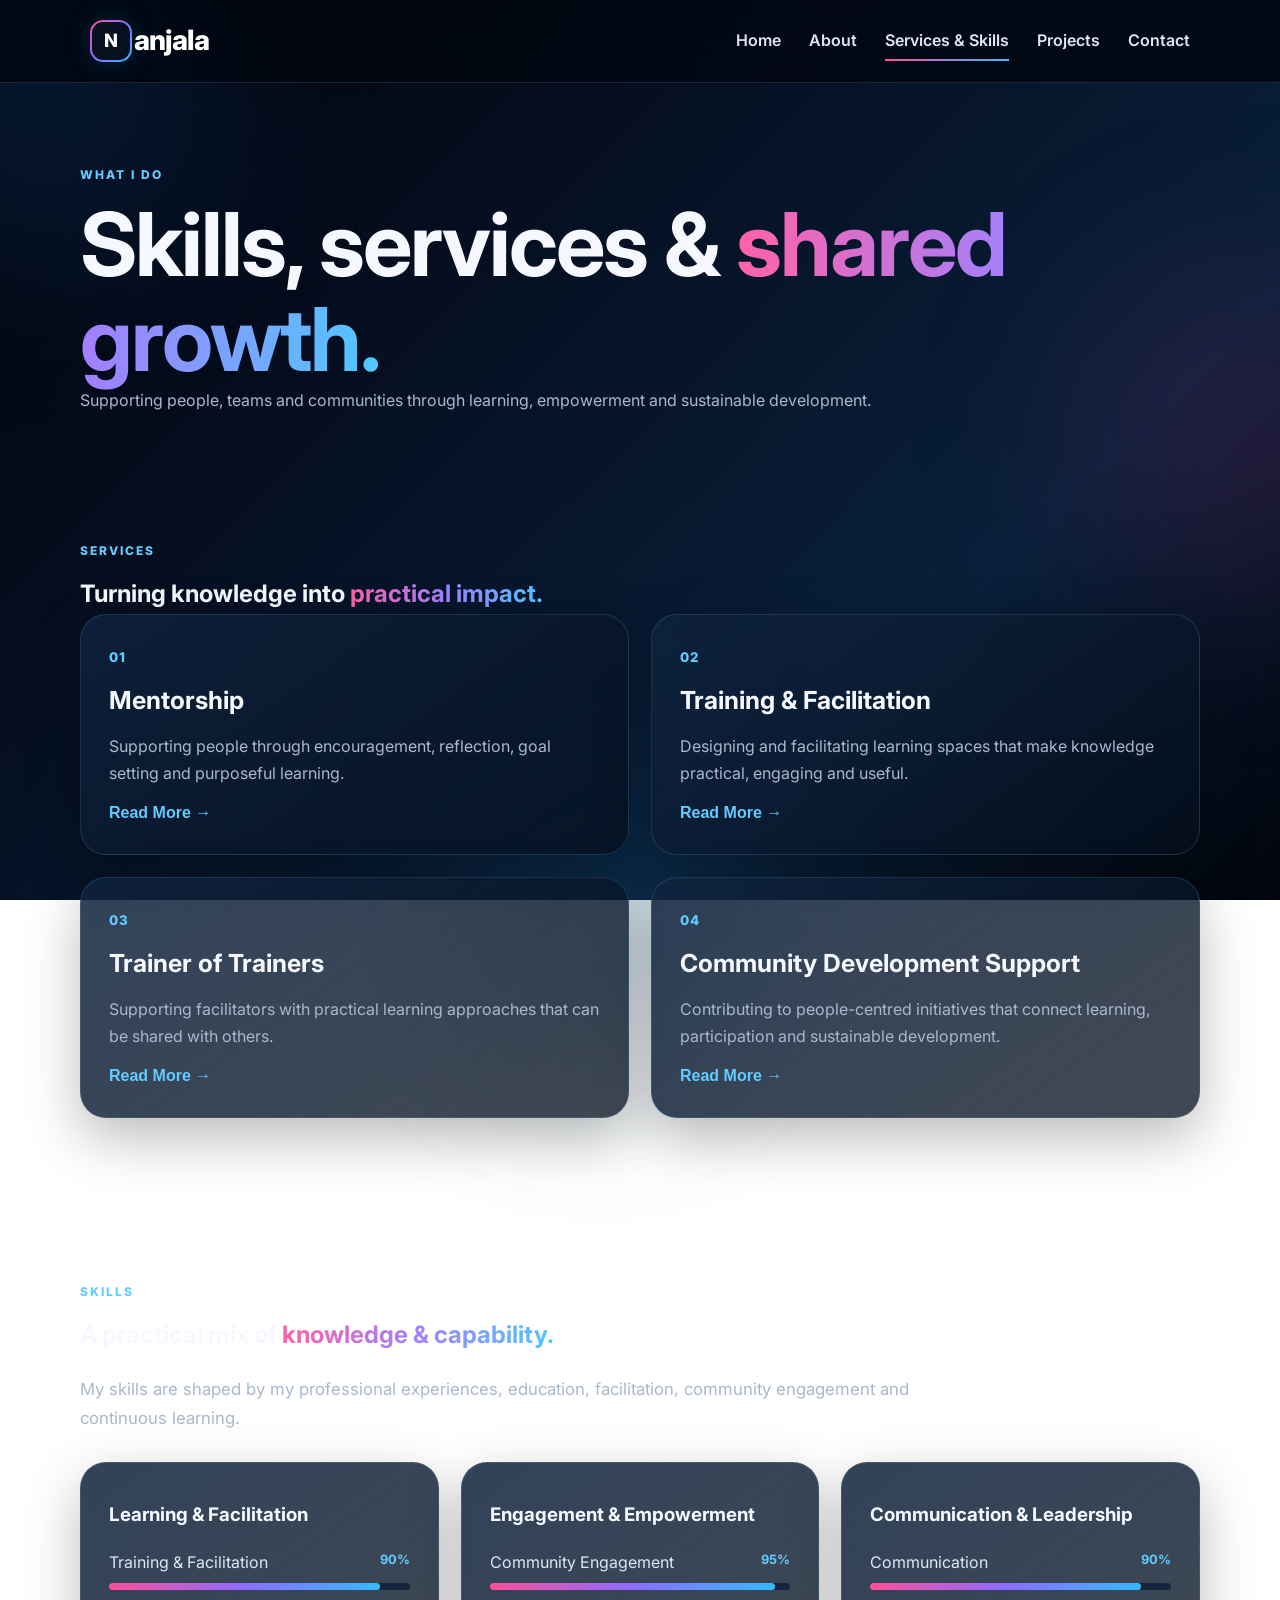
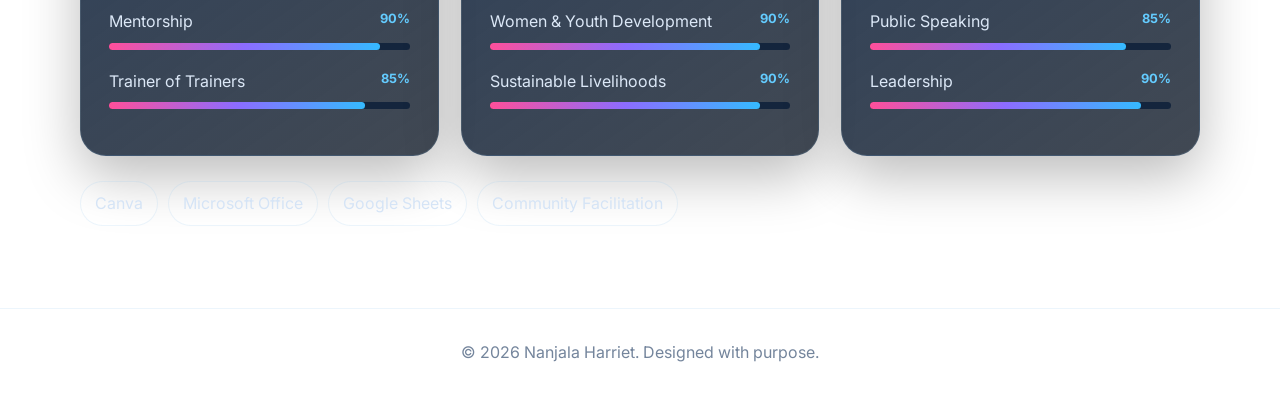
<file: services.html>
<!DOCTYPE html>
<html lang="en">
<head>
  <meta charset="UTF-8"><meta name="viewport" content="width=device-width, initial-scale=1.0">
  <title>Services & Skills | Nanjala Harriet</title>
  <link rel="preconnect" href="https://fonts.googleapis.com"><link rel="preconnect" href="https://fonts.gstatic.com" crossorigin>
  <link href="https://fonts.googleapis.com/css2?family=Inter:wght@400;500;600;700;800&display=swap" rel="stylesheet">
  <link rel="stylesheet" href="styles.css">
</head>
<body>
  <div class="bg-glow g1"></div><div class="bg-glow g2"></div><div class="bg-glow g3"></div>
  <header>
    <a class="logo" href="index.html"><span class="logo-mark">N</span><span class="logo-name">anjala</span></a>
    <button class="menu" aria-label="Open navigation">☰</button>
    <nav>
      <a href="index.html">Home</a><a href="about.html">About</a><a class="active" href="services.html">Services & Skills</a>
      <a href="projects.html">Projects</a><a href="contact.html">Contact</a>
    </nav>
  </header>

  <main>
    <section class="page section">
      <p class="eyebrow">WHAT I DO</p>
      <h1>Skills, services & <span>shared growth.</span></h1>
      <p>Supporting people, teams and communities through learning, empowerment and sustainable development.</p>
    </section>

    <section class="section">
      <p class="eyebrow">SERVICES</p>
      <h2>Turning knowledge into <span>practical impact.</span></h2>
      <div class="service-grid">
        <article class="service card reveal">
          <small>01</small><h2>Mentorship</h2>
          <p>Supporting people through encouragement, reflection, goal setting and purposeful learning.</p>
          <button class="link more" data-target="s1">Read More →</button>
          <div id="s1" class="hidden"><p>Creating supportive spaces where people can explore their strengths, build confidence and work towards meaningful goals.</p></div>
        </article>
        <article class="service card reveal">
          <small>02</small><h2>Training & Facilitation</h2>
          <p>Designing and facilitating learning spaces that make knowledge practical, engaging and useful.</p>
          <button class="link more" data-target="s2">Read More →</button>
          <div id="s2" class="hidden"><p>Workshops, group sessions, community learning and participatory facilitation that encourage people to learn by doing.</p></div>
        </article>
        <article class="service card reveal">
          <small>03</small><h2>Trainer of Trainers</h2>
          <p>Supporting facilitators with practical learning approaches that can be shared with others.</p>
          <button class="link more" data-target="s3">Read More →</button>
          <div id="s3" class="hidden"><p>Helping learning leaders strengthen delivery, participation and practical transfer of knowledge.</p></div>
        </article>
        <article class="service card reveal">
          <small>04</small><h2>Community Development Support</h2>
          <p>Contributing to people-centred initiatives that connect learning, participation and sustainable development.</p>
          <button class="link more" data-target="s4">Read More →</button>
          <div id="s4" class="hidden"><p>Community engagement, empowerment, coordination and practical support for initiatives focused on people and local development.</p></div>
        </article>
      </div>
    </section>

    <section class="section">
      <p class="eyebrow">SKILLS</p>
      <h2>A practical mix of <span>knowledge & capability.</span></h2>
      <p class="wide-copy">My skills are shaped by my professional experiences, education, facilitation, community engagement and continuous learning.</p>

      <div class="skills">
        <div class="card">
          <h3>Learning & Facilitation</h3>
          <div class="skill">Training & Facilitation <b>90%</b><i style="--w:90%"></i></div>
          <div class="skill">Mentorship <b>90%</b><i style="--w:90%"></i></div>
          <div class="skill">Trainer of Trainers <b>85%</b><i style="--w:85%"></i></div>
        </div>
        <div class="card">
          <h3>Engagement & Empowerment</h3>
          <div class="skill">Community Engagement <b>95%</b><i style="--w:95%"></i></div>
          <div class="skill">Women & Youth Development <b>90%</b><i style="--w:90%"></i></div>
          <div class="skill">Sustainable Livelihoods <b>90%</b><i style="--w:90%"></i></div>
        </div>
        <div class="card">
          <h3>Communication & Leadership</h3>
          <div class="skill">Communication <b>90%</b><i style="--w:90%"></i></div>
          <div class="skill">Public Speaking <b>85%</b><i style="--w:85%"></i></div>
          <div class="skill">Leadership <b>90%</b><i style="--w:90%"></i></div>
        </div>
      </div>

      <div class="tools">
        <span>Canva</span>
        <span>Microsoft Office</span><span>Google Sheets</span><span>Community Facilitation</span>
      </div>
    </section>
  </main>

  <footer>© 2026 Nanjala Harriet. Designed with purpose.</footer>
  <script src="script.js"></script>
</body>
</html>
</file>
<file: styles.css>
*{box-sizing:border-box;margin:0;padding:0}
html{scroll-behavior:smooth}
:root{
  --pink:#ff4f9a;--purple:#8c6cff;--blue:#35baff;
  --bg:#020611;--line:rgba(140,190,235,.16);
  --text:#f5f8ff;--muted:#aab8cd
}
body{
  font-family:'Inter',Arial,sans-serif;color:var(--text);
  background:linear-gradient(135deg,#01030a 0%,#061226 42%,#09203b 72%,#01040b 100%);
  background-attachment:fixed;line-height:1.7;min-height:100vh;overflow-x:hidden
}
.bg-glow{position:fixed;border-radius:50%;filter:blur(90px);opacity:.25;z-index:-1;pointer-events:none}
.g1{width:360px;height:360px;background:#164f92;left:-140px;top:-100px}
.g2{width:330px;height:330px;background:#76235f;right:-130px;top:30%}
.g3{width:300px;height:300px;background:#145a8a;left:35%;bottom:-160px}

header{
  position:sticky;top:0;z-index:100;display:flex;align-items:center;
  justify-content:space-between;padding:17px 7%;background:rgba(2,7,17,.82);
  backdrop-filter:blur(18px);border-bottom:1px solid var(--line)
}

/* Nanjala logo: the N has the rounded bordered mark, followed by Nanjala */
.logo{display:flex;align-items:center;gap:2px;color:#fff;text-decoration:none;font-weight:800}
.logo-name{font-size:1.75rem;letter-spacing:-.6px}
.logo-mark{
  width:42px;height:42px;border-radius:13px;display:grid;place-items:center;
  font-size:1.15rem;color:#fff;
  border:2px solid transparent;
  background:
    linear-gradient(#07101f,#07101f) padding-box,
    linear-gradient(135deg,var(--pink),var(--purple),var(--blue)) border-box;
  box-shadow:0 0 24px rgba(53,186,255,.16)
}
nav{display:flex;gap:28px}
nav a{color:#dbe7f8;text-decoration:none;font-weight:600;position:relative}
nav a:after{content:"";position:absolute;bottom:-7px;left:0;width:0;height:2px;background:linear-gradient(90deg,var(--pink),var(--blue));transition:.3s}
nav a:hover:after,nav a.active:after{width:100%}
.menu{display:none;background:transparent;color:#fff;border:1px solid var(--line);border-radius:10px;font-size:1.5rem;padding:4px 10px}

.section{width:min(1120px,90%);margin:auto;padding:82px 0}
.hero{min-height:calc(100vh - 75px);display:grid;grid-template-columns:1.1fr .9fr;align-items:center;gap:55px}
.eyebrow{font-size:.75rem;font-weight:800;letter-spacing:2px;color:#64ccff;margin-bottom:12px}
.hero h1,.page h1{font-size:clamp(3rem,7vw,5.5rem);line-height:1.08;letter-spacing:-2px}
.hero h1 span,.page h1 span,h2 span{
  background:linear-gradient(90deg,#ff62a8,#a081ff,#50c8ff);
  -webkit-background-clip:text;background-clip:text;color:transparent
}
.role-line{font-size:1.25rem;margin:20px 0;color:#d9e5f5;min-height:1.7em}
#roleText{
  display:inline-block;background:linear-gradient(90deg,#ff62a8,#a081ff,#50c8ff);
  -webkit-background-clip:text;background-clip:text;color:transparent;
  transition:opacity .45s ease,transform .45s ease
}
#roleText.role-out{opacity:0;transform:translateY(-10px)}
#roleText.role-in{animation:roleIn .5s ease both}
.hero-tagline{
  display:inline-block;font-size:1rem;font-weight:800;line-height:1.35;
  padding:7px 13px;border:1px solid rgba(99,202,255,.22);
  border-radius:999px;background:rgba(255,255,255,.035);margin-bottom:14px
}
.lead,.page>p:last-child,.muted{color:var(--muted)}
.buttons{display:flex;gap:13px;flex-wrap:wrap;margin:28px 0}
.btn{
  display:inline-block;border:0;border-radius:50px;padding:13px 24px;color:#fff;
  text-decoration:none;font-weight:800;cursor:pointer;
  background:linear-gradient(100deg,var(--pink),var(--purple));
  box-shadow:0 12px 35px rgba(255,79,154,.18);transition:.3s
}
.btn:hover{transform:translateY(-4px)}
.btn.outline{background:transparent;border:1px solid rgba(99,202,255,.5);box-shadow:none}
.socials{display:flex;gap:10px}
.socials a{
  width:42px;height:42px;border:1px solid var(--line);border-radius:50%;
  display:grid;place-items:center;color:#e8f5ff;text-decoration:none;
  background:rgba(255,255,255,.04);transition:.3s
}
.socials a:hover{transform:translateY(-4px);background:linear-gradient(135deg,var(--pink),var(--purple))}

.hero-photo{display:grid;place-items:center;position:relative}
.photo{
  width:min(430px,82vw);aspect-ratio:1;padding:9px;border-radius:50%;
  background:linear-gradient(135deg,var(--pink),var(--purple),var(--blue));
  box-shadow:0 0 70px rgba(53,186,255,.18);animation:float 5s ease-in-out infinite
}
.photo img{
  width:100%;height:100%;object-fit:cover;border-radius:50%;
  border:5px solid #07101f;display:block
}
.tag{
  position:absolute;padding:8px 16px;border-radius:30px;background:rgba(8,18,34,.9);
  border:1px solid var(--line);box-shadow:0 12px 30px #0005;font-size:.8rem;animation:bounce 3s infinite
}
.t1{top:12%;right:0}.t2{bottom:12%;left:0;animation-delay:1s}

.content-section{border-top:1px solid var(--line)}
.wide-copy{max-width:850px;color:var(--muted);font-size:1.05rem;margin-top:20px}
.split-section{display:grid;grid-template-columns:1fr 1fr;gap:70px}
.split-section p{color:var(--muted);margin:0 0 18px}
.story-card{
  display:flex;justify-content:space-between;align-items:center;gap:35px;
  padding:42px;border:1px solid var(--line);border-radius:30px;
  background:linear-gradient(110deg,rgba(255,79,154,.09),rgba(53,186,255,.08))
}
.story-card p{color:var(--muted);max-width:720px}
.identity-grid,.purpose-grid,.values-grid{display:grid;grid-template-columns:repeat(4,1fr);gap:22px;margin-top:30px}
.purpose-grid{grid-template-columns:repeat(3,1fr)}
.values-grid{grid-template-columns:repeat(4,1fr)}

.card{
  background:linear-gradient(145deg,rgba(15,35,62,.86),rgba(5,15,29,.76));
  border:1px solid var(--line);border-radius:26px;padding:28px;
  box-shadow:0 20px 55px #0004;transition:.35s
}
.card:hover{transform:translateY(-8px);border-color:rgba(99,202,255,.3)}
.card small,.project small{color:#64ccff;font-weight:800;letter-spacing:1.2px}
.card h3,.card h2{margin:8px 0}.card p{color:var(--muted)}

.featured-initiative{
  display:grid;grid-template-columns:.9fr 1.1fr;gap:55px;align-items:center
}
.featured-photo{
  border-radius:28px;padding:8px;
  background:linear-gradient(135deg,var(--pink),var(--purple),var(--blue));
  box-shadow:0 20px 55px rgba(0,0,0,.25)
}
.featured-photo img{
  display:block;width:100%;aspect-ratio:4/3;object-fit:cover;border-radius:22px;background:#07101f
}
.featured-initiative p:not(.eyebrow){color:var(--muted);margin:15px 0}
.link{
  color:#63ccff;font-weight:800;text-decoration:none;background:none;
  border:0;cursor:pointer;font-size:inherit
}
.cta{
  display:flex;justify-content:space-between;align-items:center;gap:25px;
  margin-bottom:40px;padding:38px;border:1px solid var(--line);border-radius:30px;
  background:linear-gradient(110deg,rgba(255,79,154,.09),rgba(53,186,255,.08))
}

.page{padding-bottom:45px}
.about{display:grid;grid-template-columns:.85fr 1.15fr;gap:70px;align-items:center}
.about-img img{
  width:100%;max-width:440px;aspect-ratio:4/5;object-fit:cover;
  border-radius:34px;border:1px solid var(--line);box-shadow:20px 20px 0 rgba(53,186,255,.07)
}
.about p{color:var(--muted);margin:15px 0}
.hidden{display:none}.hidden.show{display:block;animation:slide .4s}
.quote{
  text-align:center;border:1px solid var(--line);border-radius:30px;
  background:linear-gradient(135deg,rgba(255,79,154,.08),rgba(53,186,255,.07));
  font-size:clamp(1.35rem,3vw,2.1rem);color:#eaf2ff
}

.service-grid{display:grid;grid-template-columns:repeat(2,1fr);gap:22px}
.service h2{font-size:1.55rem}.service p{color:var(--muted);margin:12px 0}
.skills{display:grid;grid-template-columns:repeat(3,1fr);gap:22px;margin-top:30px}
.skill{margin:18px 0;color:#dce8f7}
.skill b{float:right;color:#64ccff;font-size:.8rem}
.skill i{display:block;height:7px;background:#14253d;border-radius:20px;margin-top:7px}
.skill i:after{
  content:"";display:block;width:var(--w);height:100%;border-radius:20px;
  background:linear-gradient(90deg,var(--pink),var(--purple),var(--blue))
}
.tools{display:flex;gap:10px;flex-wrap:wrap;margin-top:25px}
.tools span{
  padding:8px 14px;border-radius:30px;border:1px solid var(--line);
  background:rgba(255,255,255,.04);color:#d5e4f6
}

.filters{display:flex;gap:10px;justify-content:center;flex-wrap:wrap;margin-bottom:30px}
.filter{
  border:1px solid var(--line);background:rgba(255,255,255,.04);color:#dce8f7;
  padding:9px 17px;border-radius:30px;cursor:pointer;font-weight:700
}
.filter.active,.filter:hover{background:linear-gradient(100deg,var(--pink),var(--purple));color:#fff}
.projects{display:grid;grid-template-columns:repeat(2,1fr);gap:24px}
.project{
  background:linear-gradient(145deg,rgba(15,35,62,.86),rgba(5,15,29,.76));
  border:1px solid var(--line);border-radius:26px;overflow:hidden;transition:.35s
}
.project:hover{transform:translateY(-9px);border-color:rgba(99,202,255,.35)}
.project-photo{height:245px;background:linear-gradient(135deg,#09162c,#101d38);overflow:hidden}
.project-photo img{width:100%;height:100%;object-fit:cover;display:block;transition:.6s}
.project:hover img{transform:scale(1.05)}
.project>div:last-child{padding:24px}
.project p{color:var(--muted)}
.project-contribution{margin-top:12px!important}
.project-contribution strong{color:#eaf2ff}

.hobbies-gallery-section{margin-top:1rem}
.hobbies-gallery-section .section-heading{max-width:760px;margin-bottom:2rem}
.hobbies-gallery-section .section-heading p:last-child{color:var(--muted)}
.hobbies-photo-grid{display:grid;grid-template-columns:repeat(4,1fr);gap:1.25rem}
.hobby-photo-card{
  position:relative;overflow:hidden;min-height:350px;margin:0;border-radius:24px;
  border:1px solid rgba(255,255,255,.11);background:rgba(255,255,255,.045);
  box-shadow:0 18px 50px rgba(0,0,0,.20);transition:.35s
}
.hobby-photo-card:hover{transform:translateY(-7px);border-color:rgba(236,72,153,.38)}
.hobby-photo-card img{width:100%;height:100%;min-height:350px;display:block;object-fit:cover;transition:.55s}
.hobby-photo-card:hover img{transform:scale(1.05)}
.hobby-photo-card:after{
  content:"";position:absolute;inset:35% 0 0;
  background:linear-gradient(to bottom,transparent,rgba(5,8,25,.92));pointer-events:none
}
.hobby-photo-card figcaption{
  position:absolute;z-index:2;left:1.25rem;right:1.25rem;bottom:1.15rem;
  display:flex;flex-direction:column;gap:.35rem
}
.hobby-photo-card figcaption strong{font-size:1.05rem}
.hobby-photo-card figcaption span{font-size:.86rem;line-height:1.55;opacity:.82}

.contact{display:grid;grid-template-columns:.85fr 1.15fr;gap:65px}
.contact h2{margin-bottom:15px}
.contact-item{padding:15px 0;border-bottom:1px solid var(--line);display:flex;flex-direction:column}
.contact-item b{color:#64ccff}.contact-item span{color:var(--muted)}
.contact-link{color:#dce8f7;text-decoration:none}.contact-link:hover{color:#64ccff}
form label{display:block;font-weight:700;margin-bottom:16px}
input,textarea{
  width:100%;margin-top:7px;background:rgba(255,255,255,.045);
  border:1px solid var(--line);border-radius:14px;padding:13px;color:#fff;outline:none
}
input:focus,textarea:focus{border-color:#64ccff;box-shadow:0 0 0 4px rgba(53,186,255,.08)}
footer{text-align:center;padding:30px 7%;border-top:1px solid var(--line);color:#74859c}
.reveal{opacity:0;transform:translateY(25px);transition:.7s}
.reveal.visible{opacity:1;transform:none}

@keyframes float{50%{transform:translateY(-14px)}}
@keyframes bounce{50%{transform:translateY(-10px)}}
@keyframes slide{from{opacity:0;transform:translateY(-8px)}to{opacity:1;transform:none}}
@keyframes roleIn{from{opacity:0;transform:translateY(10px)}to{opacity:1;transform:translateY(0)}}

@media(max-width:950px){
  .identity-grid,.values-grid{grid-template-columns:1fr 1fr}
  .hobbies-photo-grid{grid-template-columns:1fr 1fr}
}
@media(max-width:850px){
  .menu{display:block}
  nav{
    display:none;position:absolute;left:0;top:72px;width:100%;padding:20px 7%;
    background:rgba(2,7,17,.98);flex-direction:column;gap:18px;border-bottom:1px solid var(--line)
  }
  nav.open{display:flex}
  .hero,.about,.contact,.split-section,.featured-initiative{grid-template-columns:1fr}
  .hero-photo{order:-1}
  .hero{padding-top:55px}
  .story-card,.cta{flex-direction:column;align-items:flex-start}
  .service-grid,.skills,.projects,.purpose-grid{grid-template-columns:1fr 1fr}
  .two{grid-template-columns:1fr}
}
@media(max-width:560px){
  .section{padding:62px 0}
  .identity-grid,.values-grid,.service-grid,.skills,.projects,.purpose-grid,.hobbies-photo-grid{grid-template-columns:1fr}
  .hero h1,.page h1{font-size:3rem}
  .photo{width:285px}
  .tag{display:none}
  .story-card{padding:28px}
  .logo-name{font-size:1.5rem}
}
</file>
